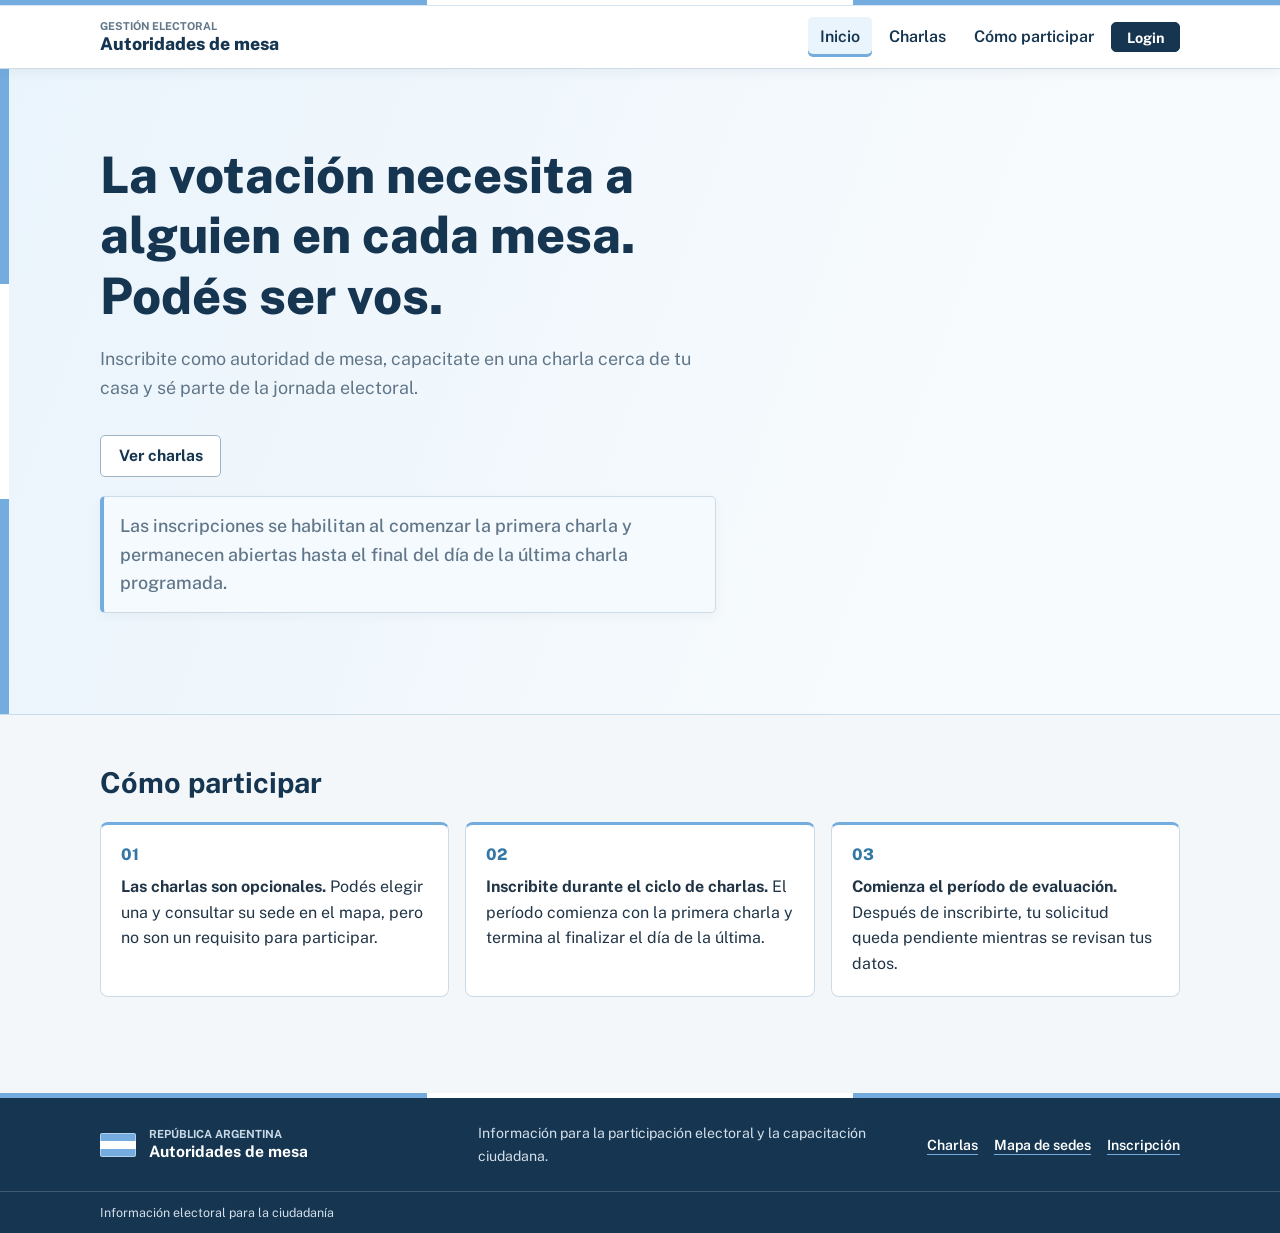
<file: index.html>
<!DOCTYPE html>
<html lang="es">
<head>
  <meta charset="UTF-8">
  <meta name="viewport" content="width=device-width, initial-scale=1">
  <title>Autoridades de mesa</title>
  <link rel="icon" type="image/svg+xml" href="favicon.svg">
  <link rel="preconnect" href="https://fonts.googleapis.com"><link href="https://fonts.googleapis.com/css2?family=Public+Sans:wght@400;500;600;700;800&display=swap" rel="stylesheet">
  <link rel="stylesheet" href="css/base.css">
  <link rel="stylesheet" href="css/index.css">
</head>
<body>
  <header id="navbar"></header>
  <main>
    <div class="contenedor" id="mensaje-inicio" role="status"></div>
    <section class="hero">
      <div class="contenedor hero__interior">
        <h1>La votación necesita a alguien en cada mesa. Podés ser vos.</h1>
        <p>Inscribite como autoridad de mesa, capacitate en una charla cerca de tu casa y sé parte de la jornada electoral.</p>
        <div class="hero__acciones">
          <a class="boton" id="boton-inscripcion" href="inscripcion.html">Quiero inscribirme</a>
          <a class="boton boton--secundario" id="boton-charlas" href="charlas.html">Ver charlas</a>
        </div>
        <p class="mensaje mensaje--info aviso-inscripcion" id="aviso-inscripcion" role="status" hidden>Las inscripciones se habilitan al comenzar la primera charla y permanecen abiertas hasta el final del día de la última charla programada.</p>
      </div>
    </section>
    <section class="contenedor pasos" id="como-participar">
      <h2>Cómo participar</h2>
      <ol>
        <li><strong>Las charlas son opcionales.</strong> Podés elegir una y consultar su sede en el mapa, pero no son un requisito para participar.</li>
        <li><strong>Inscribite durante el ciclo de charlas.</strong> El período comienza con la primera charla y termina al finalizar el día de la última.</li>
        <li><strong>Comienza el período de evaluación.</strong> Después de inscribirte, tu solicitud queda pendiente mientras se revisan tus datos.</li>
      </ol>
    </section>
  </main>
  <footer id="footer"></footer>
  <script src="src/datos/repositorioAdministradores.js"></script>
  <script src="src/datos/repositorioSesion.js"></script>
  <script src="src/logica/validaciones.js"></script>
  <script src="src/logica/servicioAutenticacion.js"></script>
  <script src="src/presentacion/mensajes.js"></script>
  <script src="src/modelo/Sede.js"></script>
  <script src="src/modelo/Charla.js"></script>
  <script src="datos/charlasIniciales.js"></script>
  <script src="src/datos/repositorioCharlas.js"></script>
  <script src="src/logica/servicioCharlas.js"></script>
  <script src="src/presentacion/componenteNavbar.js"></script>
  <script src="src/presentacion/componenteFooter.js"></script>
  <script>
    componenteNavbar.mostrar(window.location.hash === "#como-participar" ? "proceso" : "inicio");
    componenteFooter.mostrar();
    const avisoSesion = sessionStorage.getItem("avisoInicio");
    if (avisoSesion) {
      mensajes.mostrarExito(document.getElementById("mensaje-inicio"), avisoSesion);
      sessionStorage.removeItem("avisoInicio");
    }
    document.getElementById("boton-charlas").hidden = servicioCharlas.consultarCharlas().length === 0;
    if (!servicioCharlas.estaDisponibleInscripcion()) {
      document.getElementById("boton-inscripcion").hidden = true;
      document.getElementById("aviso-inscripcion").hidden = false;
    }
  </script>
</body>
</html>
</file>
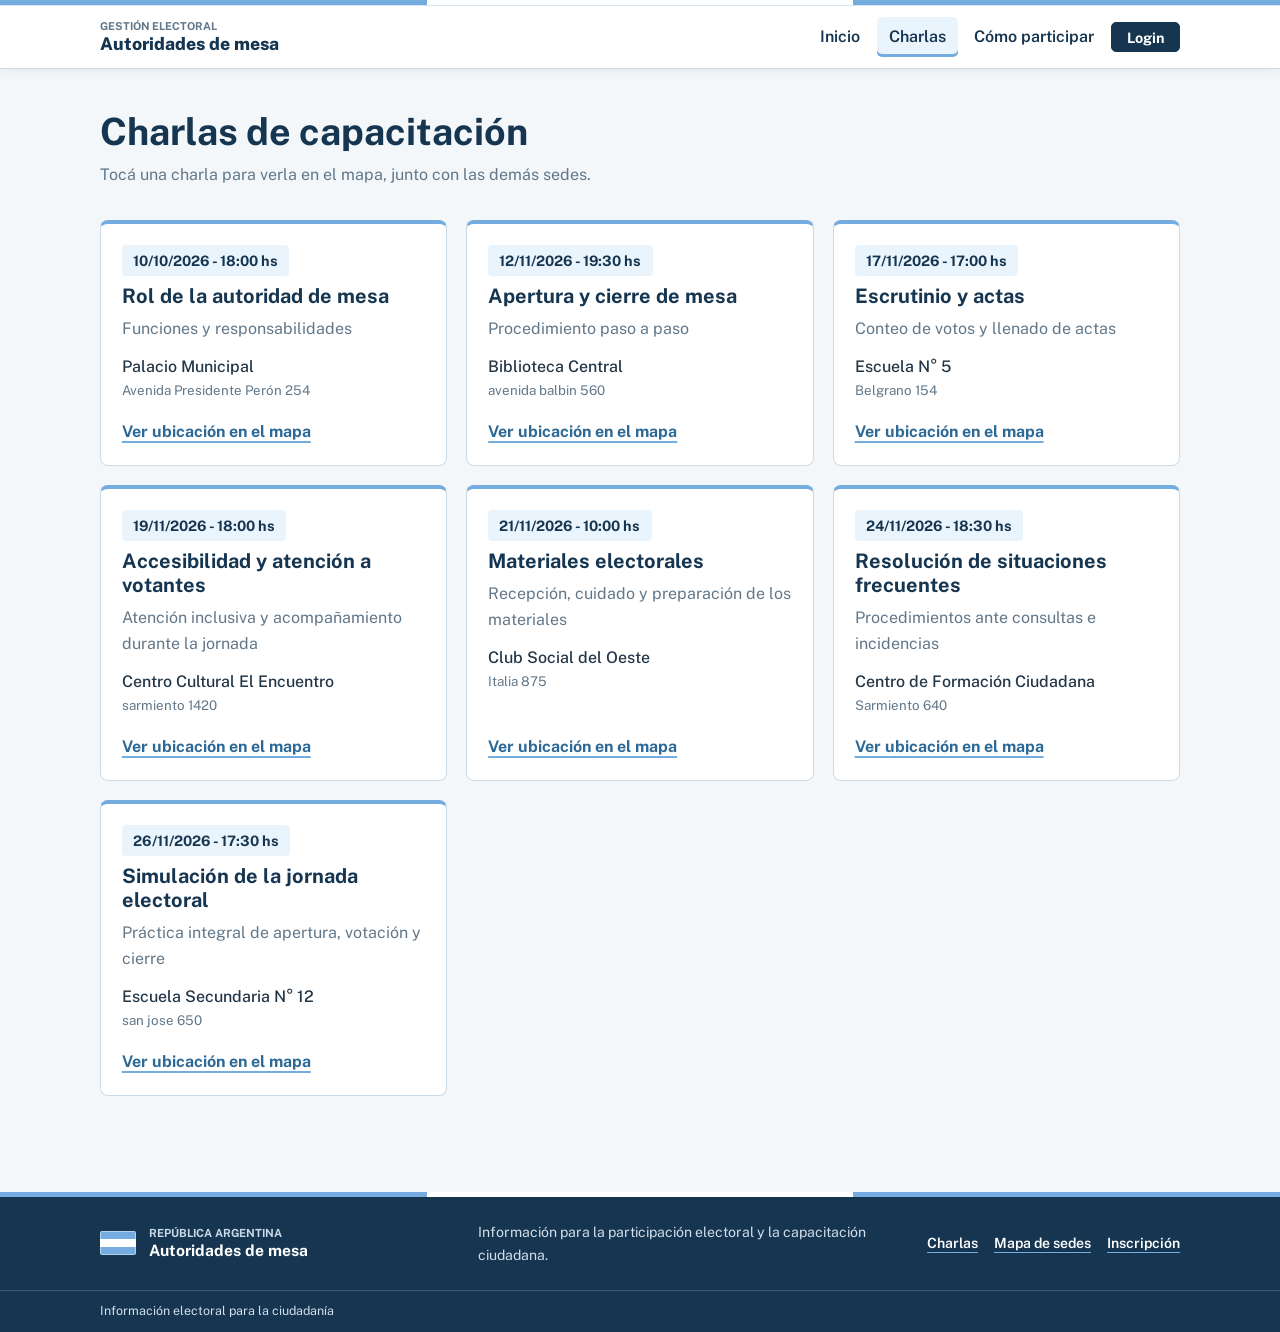
<file: charlas.html>
<!DOCTYPE html>
<html lang="es">
<head>
  <meta charset="UTF-8">
  <meta name="viewport" content="width=device-width, initial-scale=1">
  <title>Charlas de capacitación</title>
  <link rel="preconnect" href="https://fonts.googleapis.com"><link href="https://fonts.googleapis.com/css2?family=Public+Sans:wght@400;500;600;700;800&display=swap" rel="stylesheet">
  <link rel="stylesheet" href="css/base.css">
  <link rel="stylesheet" href="css/charlas.css">
</head>
<body>
  <header id="navbar"></header>
  <main class="contenedor">
    <h1>Charlas de capacitación</h1>
    <p class="subtitulo">Tocá una charla para verla en el mapa, junto con las demás sedes.</p>
    <div id="mensaje-charlas" class="mensaje" role="status"></div>
    <div id="lista-charlas" class="tarjetas"></div>
  </main>
  <footer id="footer"></footer>
  <script src="src/datos/repositorioAdministradores.js"></script>
  <script src="src/datos/repositorioSesion.js"></script>
  <script src="src/logica/validaciones.js"></script>
  <script src="src/logica/servicioAutenticacion.js"></script>
  <script src="src/presentacion/mensajes.js"></script>
  <script src="src/presentacion/componenteNavbar.js"></script>
  <script src="src/presentacion/componenteFooter.js"></script>
  <script src="src/modelo/Sede.js"></script>
  <script src="src/modelo/Charla.js"></script>
  <script src="datos/charlasIniciales.js"></script>
  <script src="src/datos/repositorioCharlas.js"></script>
  <script src="src/logica/servicioMapa.js"></script>
  <script src="src/logica/servicioCharlas.js"></script>
  <script src="src/presentacion/vistaCharlas.js"></script>
  <script>componenteNavbar.mostrar("charlas"); componenteFooter.mostrar(); vistaCharlas.mostrar();</script>
</body>
</html>
</file>
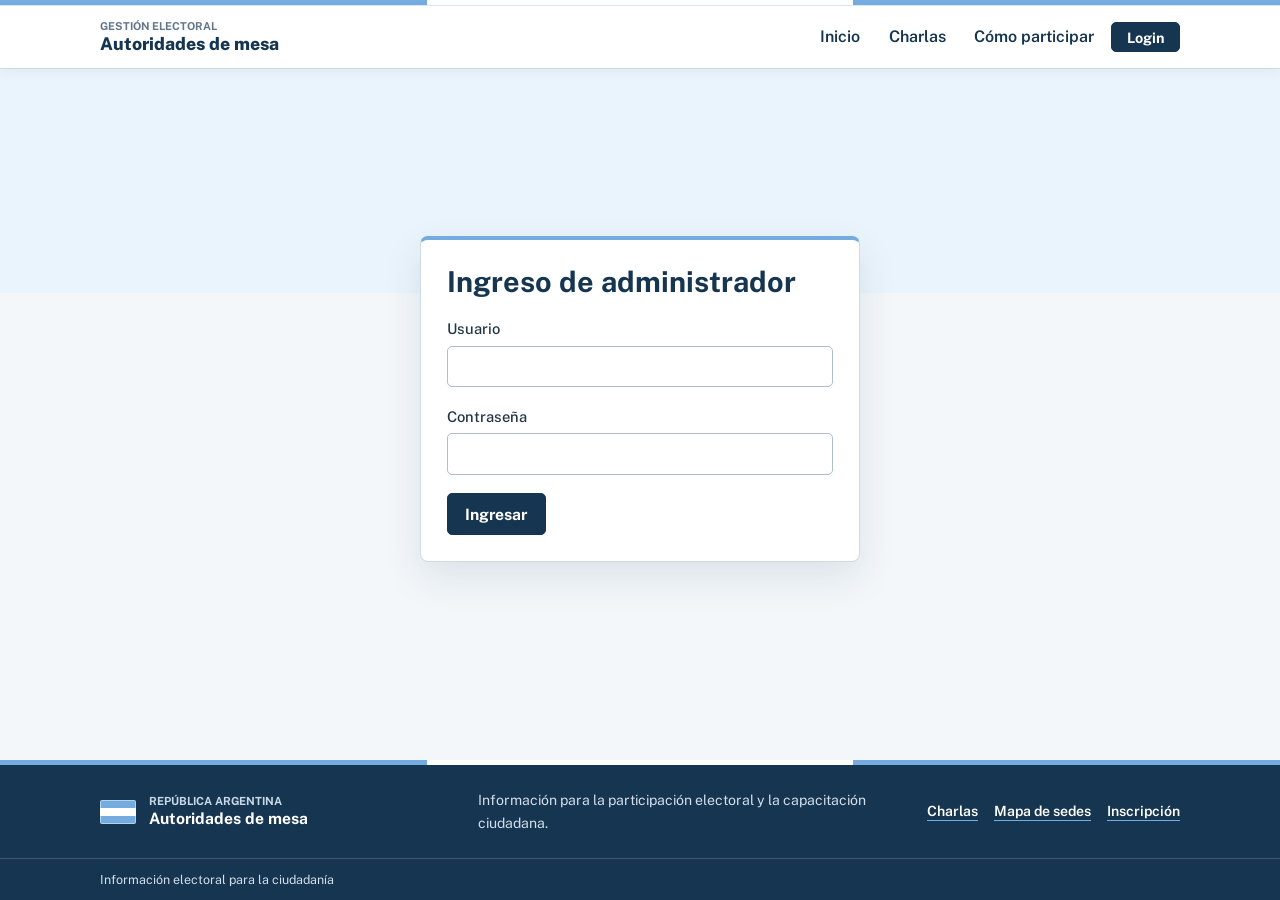
<file: login.html>
<!DOCTYPE html>
<html lang="es">
<head>
  <meta charset="UTF-8">
  <meta name="viewport" content="width=device-width, initial-scale=1">
  <title>Ingreso de administrador</title>
  <link rel="preconnect" href="https://fonts.googleapis.com"><link href="https://fonts.googleapis.com/css2?family=Public+Sans:wght@400;500;600;700;800&display=swap" rel="stylesheet">
  <link rel="stylesheet" href="css/base.css">
  <link rel="stylesheet" href="css/login.css">
</head>
<body>
  <header id="navbar"></header>
  <main class="login">
    <form id="form-login" class="formulario" novalidate>
      <h1>Ingreso de administrador</h1>
      <label class="campo">Usuario <input name="usuario" autocomplete="username"></label>
      <label class="campo">Contraseña <input name="clave" type="password" autocomplete="current-password"></label>
      <button class="boton" type="submit">Ingresar</button>
      <div id="mensaje-login" class="mensaje" role="alert"></div>
    </form>
  </main>
  <footer id="footer"></footer>
  <script src="src/datos/repositorioAdministradores.js"></script>
  <script src="src/datos/repositorioSesion.js"></script>
  <script src="src/logica/validaciones.js"></script>
  <script src="src/logica/servicioAutenticacion.js"></script>
  <script src="src/presentacion/componenteNavbar.js"></script>
  <script src="src/presentacion/mensajes.js"></script>
  <script src="src/presentacion/vistaLogin.js"></script>
  <script src="src/presentacion/componenteFooter.js"></script>
  <script>componenteNavbar.mostrar("login"); componenteFooter.mostrar(); vistaLogin.iniciar();</script>
</body>
</html>
</file>
<file: css/base.css>
:root {
  --celeste: #74acdf; --celeste-claro: #eaf4fc; --marino: #153550; --sol: #f2b705;
  --papel: #f3f7fa; --blanco: #fff; --texto: #213547; --suave: #617789; --borde: #cddbe6;
  --error: #a52a32; --ok: #176b48; --radio: 8px;
  --fuente-titulo: "Public Sans", "Segoe UI", sans-serif;
  --fuente: "Public Sans", "Segoe UI", sans-serif;
}
* { box-sizing: border-box; }
[hidden] { display: none !important; }
body { min-height: 100vh; margin: 0; display: flex; flex-direction: column; font-family: var(--fuente); color: var(--texto); background: var(--papel); line-height: 1.6; }
body > main { flex: 1 0 auto; }
h1, h2, h3 { font-family: var(--fuente-titulo); line-height: 1.2; margin: 0; color: var(--marino); }
a { color: inherit; }
:focus-visible { outline: 3px solid #c58e00; outline-offset: 3px; }
.contenedor { width: min(1080px, 100% - 2rem); margin-inline: auto; }

/* Navbar */
.navbar { position: sticky; top: 0; z-index: 10; background: #fff; color: var(--marino); border-bottom: 1px solid var(--borde); box-shadow: 0 3px 12px rgba(21, 53, 80, .06); }
.navbar::before { content: ""; display: block; height: 5px; background: linear-gradient(90deg, var(--celeste) 0 33.33%, #fff 33.33% 66.66%, var(--celeste) 66.66%); border-bottom: 1px solid #d8e6f1; }
.navbar__interior { display: flex; align-items: center; gap: 1.5rem; padding: .7rem 0; flex-wrap: wrap; }
.navbar__marca { display: flex; flex-direction: column; gap: .05rem; text-decoration: none; margin-right: auto; line-height: 1.15; }
.navbar__marca-etiqueta { color: var(--suave); font-size: .68rem; font-weight: 700; text-transform: uppercase; }
.navbar__marca strong { font-family: var(--fuente-titulo); font-size: 1.1rem; font-weight: 800; }
.navbar__enlaces { display: flex; gap: .3rem; flex-wrap: wrap; align-items: center; }
.navbar__enlace { text-decoration: none; padding: .45rem .75rem; border-radius: 5px; color: var(--marino); font-weight: 600; }
.navbar__enlace:hover { background: var(--celeste-claro); }
.navbar__enlace[aria-current="page"] { background: var(--celeste-claro); box-shadow: inset 0 -3px var(--celeste); }

/* Botones */
.boton { display: inline-block; border: 1px solid var(--marino); cursor: pointer; font: 700 .98rem var(--fuente); text-decoration: none; padding: .68rem 1.1rem; border-radius: 5px; background: var(--marino); color: #fff; transition: background-color .15s, box-shadow .15s; }
.boton:hover { background: #214d70; box-shadow: 0 3px 10px rgba(21, 53, 80, .14); }
.boton--secundario { background: #fff; color: var(--marino); border-color: #9fb2c2; box-shadow: none; }
.boton--secundario:hover { background: var(--celeste-claro); }
.boton--peligro { background: var(--error); color: #fff; }
.boton--peligro:hover { background: #81232a; }
.boton--chico { padding: .35rem .9rem; font-size: .9rem; }
.boton:disabled { opacity: .5; cursor: not-allowed; box-shadow: none; }

/* Formularios */
.formulario { background: var(--blanco); border: 1px solid var(--borde); border-top: 4px solid var(--celeste); border-radius: var(--radio); padding: 1.6rem; box-shadow: 0 8px 24px rgba(21, 53, 80, .045); }
.campo { display: flex; flex-direction: column; gap: .3rem; font-size: .92rem; font-weight: 500; }
.campo input { font: 400 1rem var(--fuente); padding: .65rem .8rem; border: 1px solid #aebdca; border-radius: 5px; background: #fff; color: var(--texto); }
.campo input:focus, .campo textarea:focus { outline: 3px solid rgba(116, 172, 223, .45); border-color: #3476a9; background: #fff; }
.grilla-campos { display: grid; grid-template-columns: repeat(auto-fit, minmax(230px, 1fr)); gap: 1rem; }
.opcion { display: flex; align-items: center; gap: .6rem; margin-top: .6rem; }
.opcion input { width: 1.1rem; height: 1.1rem; accent-color: var(--marino); }

/* Mensajes */
.mensaje:empty { display: none; }
.mensaje { margin-top: 1rem; padding: .9rem 1rem; border: 1px solid var(--borde); border-left: 4px solid var(--celeste); border-radius: 5px; background: #fff; color: var(--texto); font-weight: 500; box-shadow: 0 3px 12px rgba(21, 53, 80, .045); }
.mensaje--info { border-left-color: var(--celeste); background: #f5faff; }
.mensaje--error { border-left-color: var(--error); background: #fff7f6; color: #78252b; }
.mensaje--ok { border-left-color: var(--ok); background: #f3faf6; color: #14563b; }
.mensaje ul { margin: 0; padding-left: 1.2rem; }

/* Confirmaciones */
.dialogo-confirmacion { width: min(460px, calc(100vw - 2rem)); padding: 1.5rem; border: 1px solid var(--borde); border-top: 5px solid var(--celeste); border-radius: 8px; color: var(--texto); box-shadow: 0 24px 70px rgba(15, 38, 58, .24); }
.dialogo-confirmacion::backdrop { background: rgba(13, 34, 52, .58); backdrop-filter: blur(2px); }
.dialogo-confirmacion h2 { font-size: 1.35rem; }
.dialogo-confirmacion p { margin: .8rem 0 1.4rem; color: var(--suave); }
.dialogo-confirmacion__acciones { display: flex; justify-content: flex-end; flex-wrap: wrap; gap: .65rem; }
.aviso-inscripcion { max-width: 540px; }

/* Alertas SweetAlert2 */
.swal2-popup.alerta-sitio { border: 1px solid var(--borde); border-top: 5px solid var(--celeste); border-radius: var(--radio); color: var(--texto); font-family: var(--fuente); box-shadow: 0 24px 70px rgba(15, 38, 58, .24); }
.swal2-popup .alerta-sitio__titulo { color: var(--marino); font-family: var(--fuente-titulo); font-size: 1.35rem; }
.swal2-popup .alerta-sitio__detalle { color: var(--suave); font-family: var(--fuente); }
.swal2-popup .alerta-sitio__boton { border: 1px solid var(--marino); border-radius: 5px; background: var(--marino); color: #fff; font: 700 .98rem var(--fuente); padding: .68rem 1.1rem; box-shadow: none; transition: background-color .15s, box-shadow .15s; }
.swal2-popup .alerta-sitio__boton:hover { background: #214d70 !important; box-shadow: 0 3px 10px rgba(21, 53, 80, .14); }

/* Pie institucional */
.footer { flex-shrink: 0; margin-top: 2rem; background: var(--marino); color: #fff; }
.footer::before { content: ""; display: block; height: 5px; background: linear-gradient(90deg, var(--celeste) 0 33.33%, #fff 33.33% 66.66%, var(--celeste) 66.66%); }
.footer__interior { display: grid; grid-template-columns: minmax(220px, 1fr) minmax(220px, 1.2fr) auto; align-items: center; gap: 1.5rem; padding-block: 1.5rem; }
.footer__identidad { display: flex; align-items: center; gap: .8rem; }
.footer__bandera { width: 36px; height: 24px; flex: 0 0 auto; border: 1px solid rgba(255, 255, 255, .45); border-radius: 2px; background: linear-gradient(to bottom, var(--celeste) 0 33.33%, #fff 33.33% 66.66%, var(--celeste) 66.66%); }
.footer__identidad div { display: grid; line-height: 1.3; }
.footer__etiqueta { color: #c8d9e7; font-size: .7rem; font-weight: 700; text-transform: uppercase; }
.footer__identidad strong { font-size: .98rem; }
.footer__descripcion { margin: 0; color: #d3dfeb; font-size: .88rem; }
.footer__enlaces { display: flex; flex-wrap: wrap; gap: .45rem 1rem; }
.footer__enlaces a { color: #fff; font-size: .88rem; font-weight: 600; text-decoration-color: var(--celeste); text-underline-offset: 4px; }
.footer__enlaces a:hover { color: #dceefb; }
.footer__base { border-top: 1px solid rgba(255, 255, 255, .18); color: #d3dfeb; font-size: .78rem; padding-block: .65rem; }

@media (prefers-reduced-motion: reduce) { * { transition: none !important; } }
@media (max-width: 650px) {
  .navbar__interior { gap: .7rem; }
  .navbar__marca { width: 100%; }
  .navbar__enlaces { width: 100%; gap: .1rem; }
  .navbar__enlace { padding-inline: .55rem; }
  .footer__interior { grid-template-columns: 1fr; gap: .9rem; padding-block: 1.25rem; }
  .footer__enlaces { gap: .5rem 1.2rem; }
}
</file>
<file: css/index.css>
.hero { position: relative; isolation: isolate; background: linear-gradient(110deg, #eaf4fc 0%, #f8fbfd 78%); border-bottom: 1px solid #c9dce9; padding: 4.7rem 0 4.3rem; }
.hero::before { content: ""; position: absolute; z-index: -1; inset: 0 auto 0 0; width: 9px; background: linear-gradient(to bottom, var(--celeste) 0 33.33%, #fff 33.33% 66.66%, var(--celeste) 66.66%); }
.hero__interior { max-width: 760px; margin-left: max(1rem, calc((100% - 1080px) / 2)); }
.hero h1 { max-width: 19ch; font-size: 3.15rem; font-weight: 800; }
.hero p { font-size: 1.12rem; color: var(--suave); margin: 1.2rem 0 2rem; max-width: 56ch; }
.hero__acciones { display: flex; gap: .8rem; flex-wrap: wrap; }
.hero .boton--secundario { color: var(--marino); }
.pasos { padding: 3.2rem 0 4rem; }
.pasos { scroll-margin-top: 100px; }
.pasos h2 { margin-bottom: 1.3rem; font-size: 1.8rem; }
.pasos ol { counter-reset: paso; list-style: none; padding: 0; margin: 0; display: grid; gap: 1rem; grid-template-columns: repeat(auto-fit, minmax(260px, 1fr)); }
.pasos li { counter-increment: paso; background: #fff; border: 1px solid var(--borde); border-top: 3px solid var(--celeste); border-radius: var(--radio); padding: 1.25rem; }
.pasos li::before { content: counter(paso, decimal-leading-zero); display: block; color: #3377a7; font: 800 1rem var(--fuente-titulo); margin-bottom: .65rem; }
@media (max-width: 650px) { .hero { padding: 3.2rem 0; } .hero h1 { font-size: 2.25rem; } }
</file>
<file: css/charlas.css>
main { padding: 2.5rem 0 4rem; }
h1 { font-size: 2.35rem; }
.subtitulo { color: var(--suave); margin: .5rem 0 2rem; }
.tarjetas { display: grid; gap: 1.2rem; grid-template-columns: repeat(auto-fill, minmax(290px, 1fr)); }
.tarjeta { display: flex; flex-direction: column; gap: .5rem; text-decoration: none; background: #fff; border: 1px solid var(--borde); border-top: 4px solid var(--celeste); border-radius: var(--radio); padding: 1.3rem; transition: box-shadow .15s, border-color .15s; }
.tarjeta:hover { box-shadow: 0 10px 24px rgba(21, 53, 80, .12); border-top-color: #3377a7; }
.tarjeta h2 { font-size: 1.25rem; }
.tarjeta__tema { color: var(--suave); margin: 0; }
.tarjeta__fecha { display: inline-block; align-self: flex-start; background: var(--celeste-claro); color: var(--marino); font-weight: 700; padding: .25rem .7rem; border-radius: 4px; font-size: .9rem; }
.tarjeta__sede { margin: .3rem 0 0; font-weight: 500; }
.tarjeta__sede small { display: block; color: var(--suave); font-weight: 400; }
.tarjeta__enlace { margin-top: auto; padding-top: .6rem; font-weight: 700; color: #2c6997; text-decoration: underline; text-decoration-color: var(--celeste); text-decoration-thickness: 2px; text-underline-offset: 4px; }
@media (max-width: 600px) { h1 { font-size: 2rem; } }
</file>
<file: css/login.css>
.login { min-height: 0; display: grid; place-items: center; padding: 2rem 1rem; background: linear-gradient(180deg, #eaf4fc 0 34%, var(--papel) 34%); }
.login .formulario { width: min(440px, 100%); display: grid; gap: 1.1rem; box-shadow: 0 15px 38px rgba(21, 53, 80, .1); }
.login h1 { font-size: 1.8rem; }
.login .boton { justify-self: start; }
</file>
